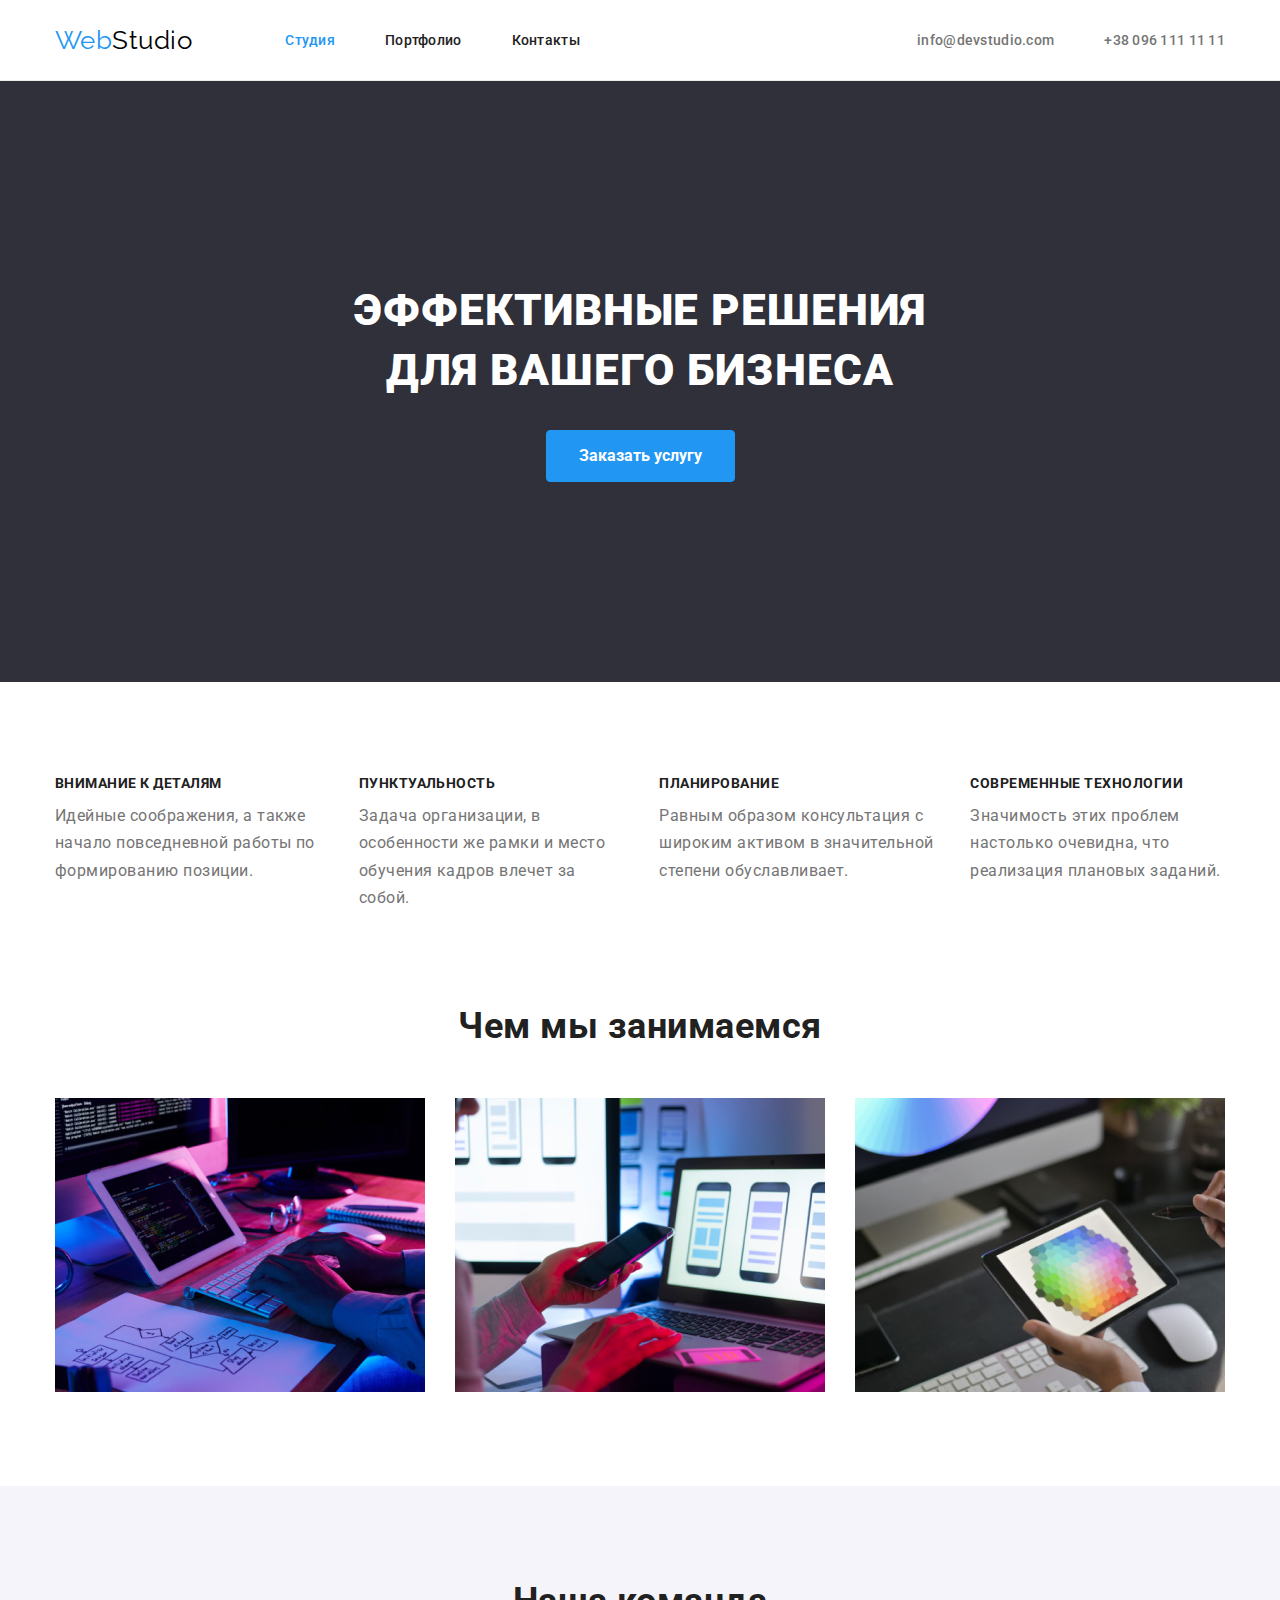
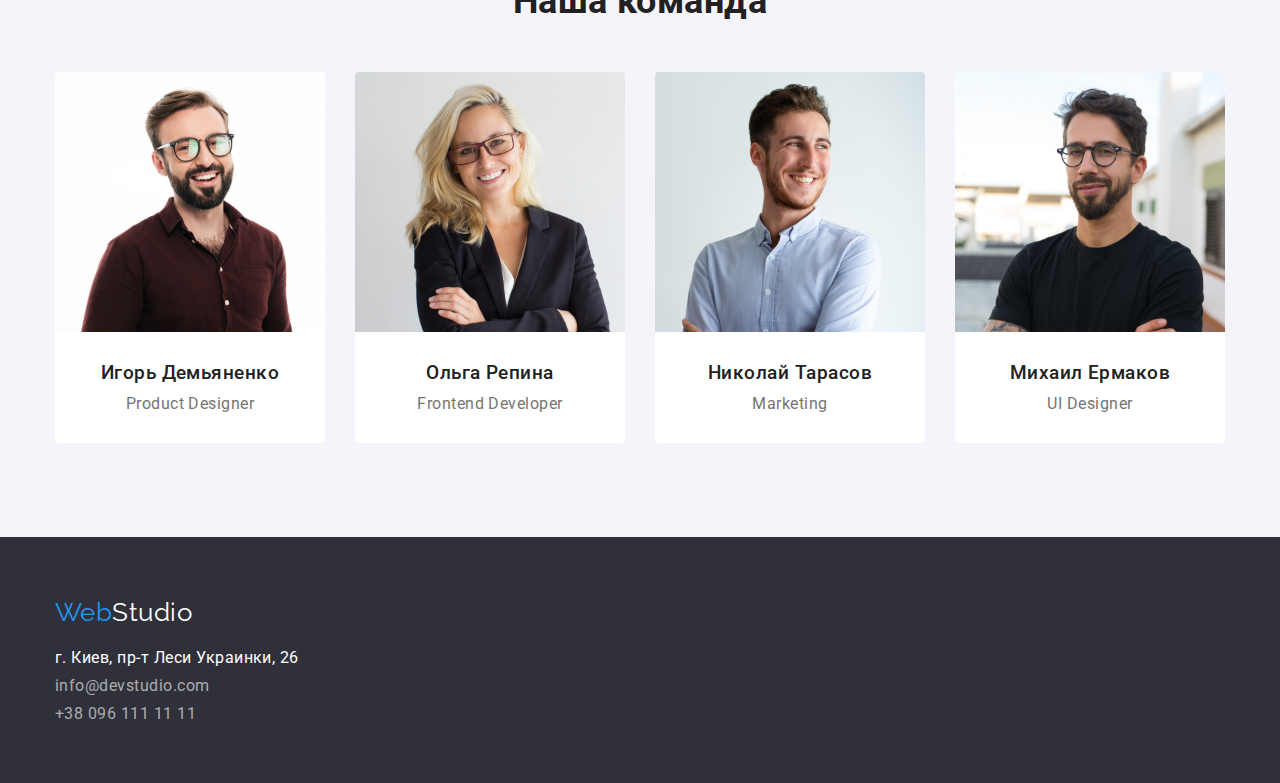
<file: index.html>
<!DOCTYPE html>
<html lang="ru">
  <head>
    <meta charset="UTF-8" />
    <meta name="viewport" content="width=device-width, initial-scale=1.0" />
    <title>WebStudio</title>
    <link rel="preconnect" href="https://fonts.gstatic.com" />
    <link
      href="https://fonts.googleapis.com/css2?family=Raleway:wght@700&family=Roboto:wght@400;500;700;900&display=swap"
      rel="stylesheet"
    />
    <link rel="stylesheet" href="./styles/styles.css" />
  </head>
  <body class="page">
    <!--Шапка сайта-->

    <header class="page-header">
      <div class="container navigation-wrapper">
        <nav class="main-navigation">
          <a class="logo-link" href="./index.html"
            ><span class="logo-blue">Web</span>Studio</a
          >
          <ul class="nav">
            <li><a href="./index.html" class="link current">Студия</a></li>
            <li><a href="./portfolio.html" class="link">Портфолио</a></li>
            <li><a href="" class="link">Контакты</a></li>
          </ul>
        </nav>
        <ul class="nav">
          <li>
            <a class="contact" href="mailto:info@devstudio.com"
              >info@devstudio.com</a
            >
          </li>
          <li>
            <a class="contact" href="tel:+380961111111">+38 096 111 11 11</a>
          </li>
        </ul>
      </div>
    </header>

    <main>
      <!--Герой-->
      <section class="hero">
        <h1 class="hero-title">Эффективные решения<br />для вашего бизнеса</h1>
        <button class="button">Заказать услугу</button>
      </section>

      <!--Преимущества-->
      <section class="section padding-zero">
        <div class="container">
          <h2 class="section-title visually-hidden">Наши преимущества</h2>
          <ul class="benefits">
            <li class="benefits-item">
              <h3 class="benefit-title">Внимание к деталям</h3>
              <p class="benefit-description">
                Идейные соображения, а также начало повседневной работы по
                формированию позиции.
              </p>
            </li>
            <li class="benefits-item">
              <h3 class="benefit-title">Пунктуальность</h3>
              <p class="benefit-description">
                Задача организации, в особенности же рамки и место обучения
                кадров влечет за собой.
              </p>
            </li>
            <li class="benefits-item">
              <h3 class="benefit-title">Планирование</h3>
              <p class="benefit-description">
                Равным образом консультация с широким активом в значительной
                степени обуславливает.
              </p>
            </li>
            <li class="benefits-item">
              <h3 class="benefit-title">Современные технологии</h3>
              <p class="benefit-description">
                Значимость этих проблем настолько очевидна, что реализация
                плановых заданий.
              </p>
            </li>
          </ul>
        </div>
      </section>

      <!--Чем занимаемся-->
      <section class="section">
        <div class="container">
          <h2 class="section-title">Чем мы занимаемся</h2>
          <ul class="work-types">
            <li class="work-type">
              <img src="./images/pc.jpg" alt="компьютер" width="370" />
            </li>
            <li class="work-type">
              <img src="./images/phone.jpg" alt="телефон" width="370" />
            </li>
            <li class="work-type">
              <img src="./images/tablet.jpg" alt="планшет" width="370" />
            </li>
          </ul>
        </div>
      </section>

      <!--Команда-->
      <section class="section team-section">
        <div class="container">
          <h2 class="section-title">Наша команда</h2>
          <ul class="persons">
            <li class="person-card">
              <img
                src="./images/ihor_demyanenko.jpg"
                alt="Фото Игоря Демьяненко"
                width="270"
              />
              <h3 class="person-name">Игорь Демьяненко</h3>
              <p class="person-position">Product Designer</p>
            </li>
            <li class="person-card">
              <img
                src="./images/olha_repina.jpg"
                alt="Фото Ольги Репиной"
                width="270"
              />
              <h3 class="person-name">Ольга Репина</h3>
              <p class="person-position">Frontend Developer</p>
            </li>
            <li class="person-card">
              <img
                src="./images/nic_tarasov.jpg"
                alt="Фото Николая Тарасова"
                width="270"
              />
              <h3 class="person-name">Николай Тарасов</h3>
              <p class="person-position">Marketing</p>
            </li>
            <li class="person-card">
              <img
                src="./images/michail_yarmakov.jpg"
                alt="Фото Михаила Ярмакова"
                width="270"
              />
              <h3 class="person-name">Михаил Ермаков</h3>
              <p class="person-position">UI Designer</p>
            </li>
          </ul>
        </div>
      </section>
    </main>

    <!--Футер-->
    <footer class="footer">
      <div class="container">
        <a class="logo-link white" href="./index.html"
          ><span class="logo-blue">Web</span>Studio</a
        >
        <address class="footer-contacts">
          <ul class="footer-contacts-list">
            <li class="contacts-address">г. Киев, пр-т Леси Украинки, 26</li>
            <li>
              <a class="contacts-link" href="mailto:info@devstudio.com"
                >info@devstudio.com</a
              >
            </li>
            <li>
              <a class="contacts-link" href="tel:+380961111111"
                >+38 096 111 11 11</a
              >
            </li>
          </ul>
        </address>
      </div>
    </footer>
  </body>
</html>
</file>
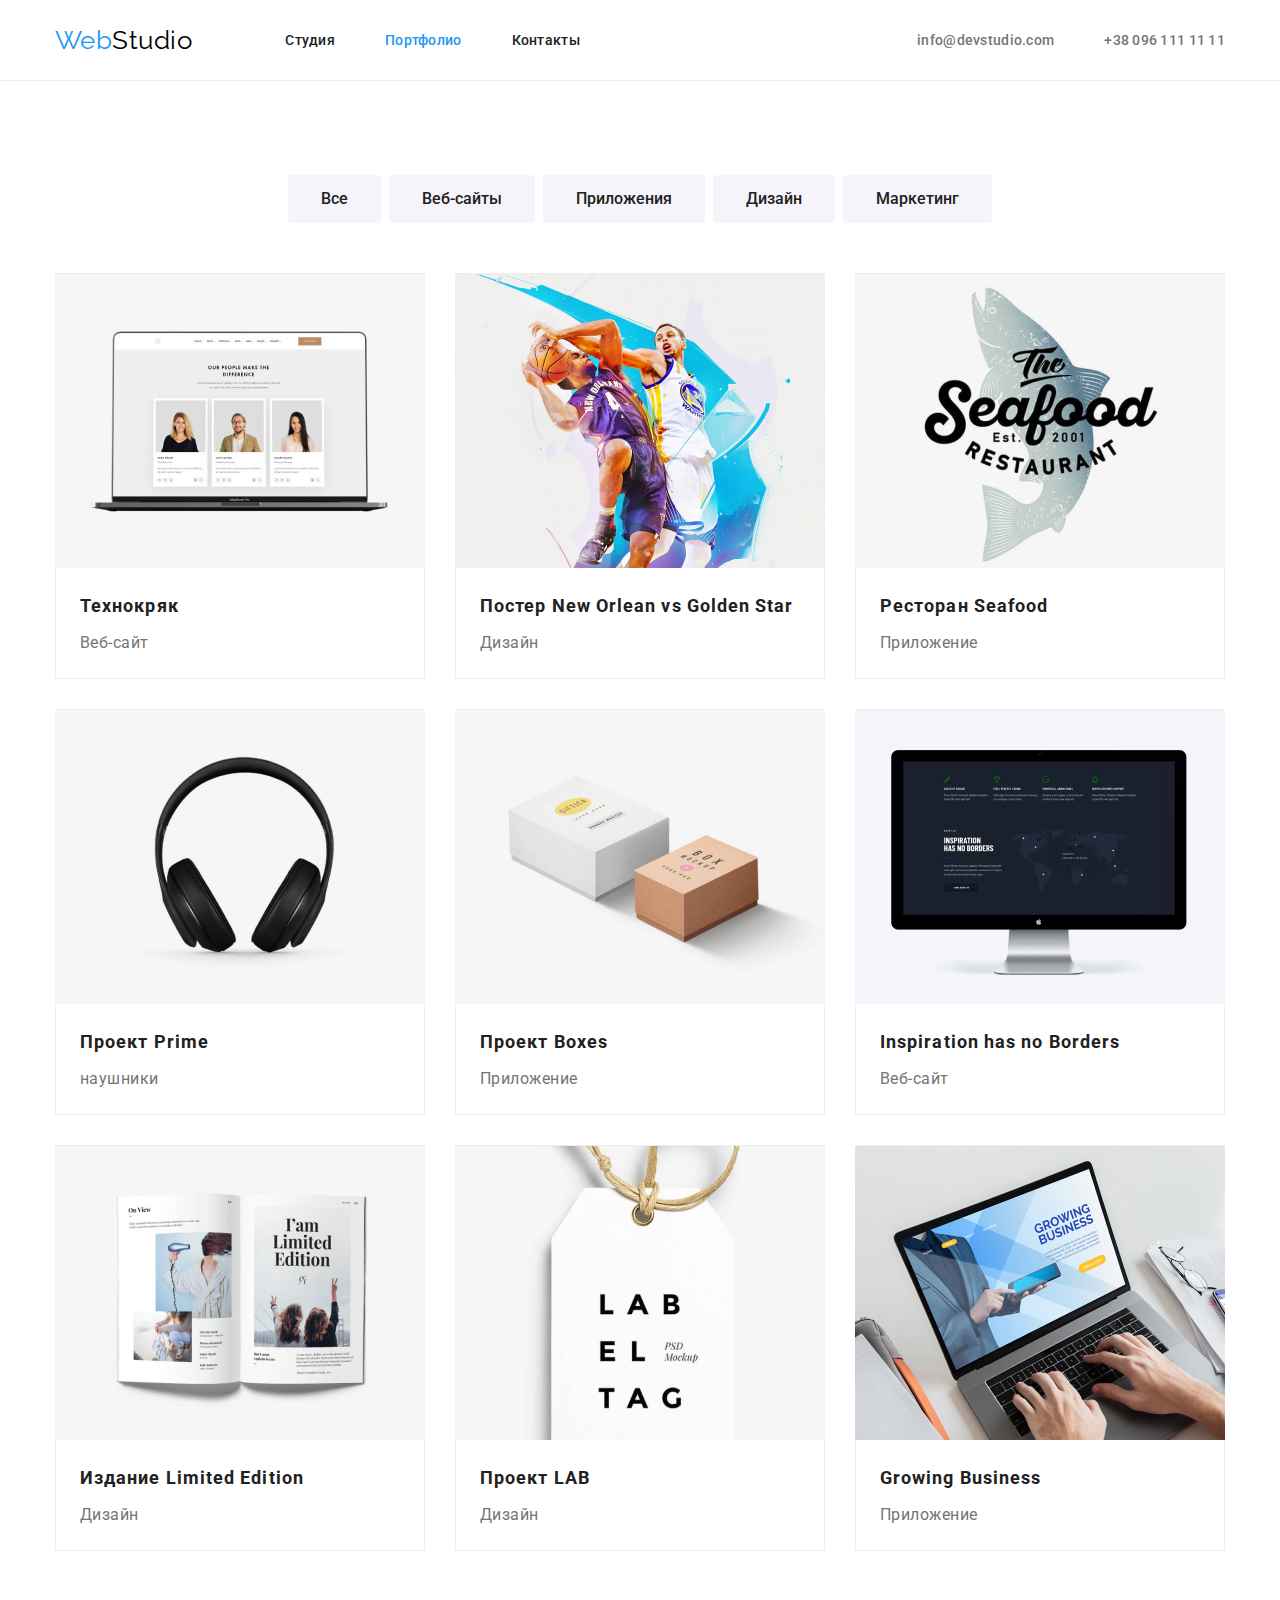
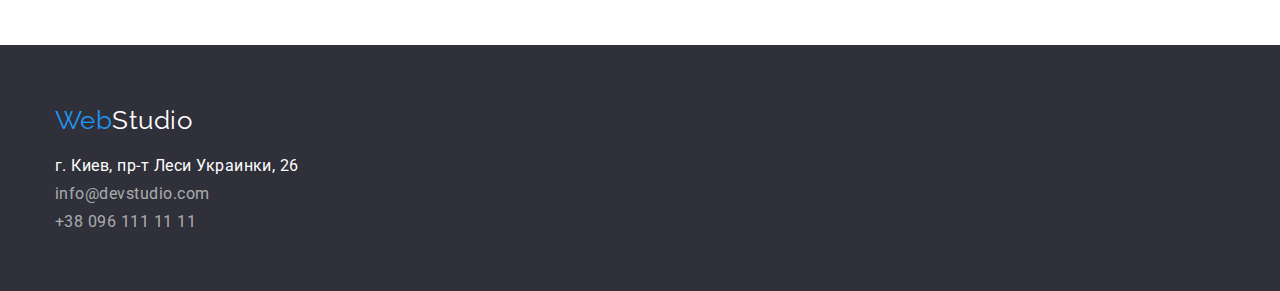
<file: portfolio.html>
<!DOCTYPE html>
<html lang="ru">
  <head>
    <meta charset="UTF-8" />
    <meta name="viewport" content="width=device-width, initial-scale=1.0" />
    <title>WebStudio</title>
    <link rel="preconnect" href="https://fonts.gstatic.com" />
    <link
      href="https://fonts.googleapis.com/css2?family=Raleway:wght@700&family=Roboto:wght@400;500;700;900&display=swap"
      rel="stylesheet"
    />
    <link rel="stylesheet" href="./styles/styles.css" />
  </head>
  <body>
    <!--Шапка сайта-->

    <header class="page-header">
      <div class="container navigation-wrapper">
        <nav class="main-navigation">
          <a class="logo-link" href="./index.html"
            ><span class="logo-blue">Web</span>Studio
          </a>
          <ul class="nav">
            <li><a href="./index.html" class="link">Студия</a></li>
            <li>
              <a href="./portfolio.html" class="link current">Портфолио</a>
            </li>
            <li><a href="" class="link">Контакты</a></li>
          </ul>
        </nav>
        <ul class="nav">
          <li>
            <a class="contact" href="mailto:info@devstudio.com"
              >info@devstudio.com</a
            >
          </li>
          <li>
            <a class="contact" href="tel:+380961111111">+38 096 111 11 11</a>
          </li>
        </ul>
      </div>
    </header>

    <main>
      <section class="project-portfolio">
        <div class="container">
          <h1 class="project-title visually-hidden">Наши работы</h1>
          <ul class="filters">
            <li class="filters-type">
              <button class="filter-button" type="button">Все</button>
            </li>
            <li class="filters-type">
              <button class="filter-button" type="button">Веб-сайты</button>
            </li>
            <li class="filters-type">
              <button class="filter-button" type="button">Приложения</button>
            </li>
            <li class="filters-type">
              <button class="filter-button" type="button">Дизайн</button>
            </li>
            <li class="filters-type">
              <button class="filter-button" type="button">Маркетинг</button>
            </li>
          </ul>
          <ul class="project-list">
            <li class="project-item">
              <a class="project-card" href="">
                <img src="./images/laptop.jpg" alt="Ноутбук" width="370" />
                <div class="project-text">
                  <h2 class="project-name">Технокряк</h2>
                  <p class="project-type">Веб-сайт</p>
                </div>
              </a>
            </li>
            <li class="project-item">
              <a class="project-card" href="">
                <img
                  src="./images/poster_baseball_player.jpg"
                  alt="Постер с бейсболистами"
                  width="370"
                />
                <div class="project-text">
                  <h2 class="project-name">Постер New Orlean vs Golden Star</h2>
                  <p class="project-type">Дизайн</p>
                </div>
              </a>
            </li>
            <li class="project-item">
              <a class="project-card" href="">
                <img
                  src="./images/logo_restaurant.jpg"
                  alt="Логотип ресторана"
                  width="370"
                />
                <div class="project-text">
                  <h2 class="project-name">Ресторан Seafood</h2>
                  <p class="project-type">Приложение</p>
                </div>
              </a>
            </li>
            <li class="project-item">
              <a class="project-card" href="">
                <img src="./images/headphones.jpg" alt="Наушники" width="370" />
                <div class="project-text">
                  <h2 class="project-name">Проект Prime</h2>
                  <p class="project-type">наушники</p>
                </div>
              </a>
            </li>
            <li class="project-item">
              <a class="project-card" href="">
                <img src="./images/boxes.jpg" alt="Коробки" width="370" />
                <div class="project-text">
                  <h2 class="project-name">Проект Boxes</h2>
                  <p class="project-type">Приложение</p>
                </div>
              </a>
            </li>
            <li class="project-item">
              <a class="project-card" href="">
                <img
                  src="./images/website.jpg"
                  alt="Страница сайта"
                  width="370"
                />
                <div class="project-text">
                  <h2 class="project-name">Inspiration has no Borders</h2>
                  <p class="project-type">Веб-сайт</p>
                </div>
              </a>
            </li>
            <li class="project-item">
              <a class="project-card" href="">
                <img
                  src="./images/magazines.jpg"
                  alt="Разворот журнала"
                  width="370"
                />
                <div class="project-text">
                  <h2 class="project-name">Издание Limited Edition</h2>
                  <p class="project-type">Дизайн</p>
                </div>
              </a>
            </li>
            <li class="project-item">
              <a class="project-card" href="">
                <img src="./images/label_tag.jpg" alt="Ярлык" width="370" />
                <div class="project-text">
                  <h2 class="project-name">Проект LAB</h2>
                  <p class="project-type">Дизайн</p>
                </div>
              </a>
            </li>
            <li class="project-item">
              <a class="project-card" href="">
                <img
                  src="./images/typing_on_laptop.jpg"
                  alt="Работа за компьютером"
                  width="370"
                />
                <div class="project-text">
                  <h2 class="project-name">Growing Business</h2>
                  <p class="project-type">Приложение</p>
                </div>
              </a>
            </li>
          </ul>
        </div>
      </section>
    </main>

    <!--Футер-->
    <footer class="footer">
      <div class="container">
        <a class="logo-link white" href="./index.html"
          ><span class="logo-blue">Web</span>Studio</a
        >
        <address class="footer-contacts">
          <ul class="footer-contacts-list">
            <li class="contacts-address">г. Киев, пр-т Леси Украинки, 26</li>
            <li>
              <a class="contacts-link" href="mailto:info@devstudio.com"
                >info@devstudio.com</a
              >
            </li>
            <li>
              <a class="contacts-link" href="tel:+380961111111"
                >+38 096 111 11 11</a
              >
            </li>
          </ul>
        </address>
      </div>
    </footer>
  </body>
</html>
</file>
<file: styles/styles.css>
:root {
  --primary-text-color: #757575;
  --title-text-color: #212121;
  --accent: #2196f3;
  --white-text-background-color: #ffffff;
  --logo-text-dark-color: #000000;
  --background-grey-color: #f5f4fa;
  --background-footer-color: #2f303a;
  --mail-tell-foter-color: rgba(255, 255, 255, 0.6);
  --border-color: #eeeeee;
  --nav-border-color: #ececec;
}

body {
  background-color: var(--white-text-background-color);
  color: var(--primary-text-color);
  font-family: Roboto, sans-serif;
  letter-spacing: 0.03em;
  margin: 0px;
}

ul {
  list-style: none;
}

.container {
  box-sizing: border-box;
  margin-left: auto;
  margin-right: auto;
  width: 1200px;
  padding-left: 15px;
  padding-right: 15px;
}

/* site nav */

.page-header {
  box-sizing: border-box;
  border-bottom: 1px solid var(--nav-border-color);
}

.navigation-wrapper {
  display: flex;
  align-items: center;
}

.main-navigation {
  display: flex;
  align-items: center;
}

.logo-link {
  display: block;
  margin-right: 93px;

  color: var(--logo-text-dark-color);
  font-family: Raleway, sans-serif;
  font-size: 26px;
  line-height: 1.19;
  text-decoration: none;
}

.logo-link.white {
  margin-bottom: 20px;
  color: var(--white-text-background-color);
}

.logo-blue {
  color: var(--accent);
}

.nav {
  margin: 0px;
  padding: 0px;
  display: flex;
  margin-left: auto;
}

.nav li:not(:last-child) {
  margin-right: 50px;
}

.nav .link {
  color: var(--title-text-color);
  font-weight: 500;
  font-size: 14px;
  line-height: 16px;
  letter-spacing: 0.02em;
  text-decoration: none;
}

.nav .link.current {
  color: var(--accent);
}

.nav .contact {
  color: var(--primary-text-color);
  font-weight: 500;
  font-size: 14px;
  line-height: 16px;
  letter-spacing: 0.02em;
  text-decoration: none;
}

.nav a {
  display: block;
  padding-top: 32px;
  padding-bottom: 32px;
}

.nav a:hover,
.nav a:focus {
  color: var(--accent);
}

/* hero title*/
.hero {
  padding-top: 200px;
  padding-bottom: 200px;
  background-color: var(--background-footer-color);
  color: var(--white-text-background-color);
  letter-spacing: 0.06em;
  text-align: center;
}

.hero-title {
  margin-top: 0;
  margin-bottom: 30;
  font-weight: 900;
  font-size: 44px;
  line-height: 1.36;
  text-transform: uppercase;
}

.button {
  border: 1px solid var(--accent);
  border-radius: 4px;
  padding: 10px 32px;
  min-width: 200;
  cursor: pointer;

  background-color: var(--accent);
  color: var(--white-text-background-color);
  font-family: inherit;
  font-weight: 700;
  font-size: 16px;
  line-height: 1.87;
  text-align: center;
}

/* section title */

.section {
  padding-top: 94px;
  padding-bottom: 94px;
}

.padding-zero {
  padding-bottom: 0px;
}

.section .section-title {
  margin-top: 0px;
  margin-bottom: 50px;

  color: var(--title-text-color);
  font-weight: 700;
  font-size: 36px;
  line-height: 1.17;
  text-align: center;
}

.benefits {
  margin-top: 0px;
  margin-bottom: 0px;
  padding: 0px;
  display: flex;
}

.benefits-item + .benefits-item {
  margin-left: 30px;
}

.benefit-title {
  margin-top: 0px;
  margin-bottom: 10px;
  color: var(--title-text-color);
  font-weight: 700;
  font-size: 14px;
  line-height: 1.14;
  text-transform: uppercase;
}

.benefit-description {
  margin-top: 0;
  margin-bottom: 0px;
  line-height: 1.71;
}

/* section work type*/

.work-types {
  display: flex;
  margin-top: 0;
  margin-bottom: 0;
  padding-left: 0;
  padding-right: 0;
}

.work-type {
  margin-top: 0px;
}

/* .work-type + .work-type {
  margin-left: 30px;
} */

.work-type:not(:last-child) {
  margin-right: 30px;
}

.work-type > img {
  display: block;
}

/* section team */
.team-section {
  background-color: var(--background-grey-color);
}

.persons {
  display: flex;
  margin: 0px;
  padding-left: 0px;
  padding-right: 0px;
}

.person-card {
  margin-top: 0;
  margin-bottom: 0;
  padding-left: 0;
  padding-right: 0;
  padding-bottom: 30px;
  background-color: var(--white-text-background-color);
  font-size: 16px;
  line-height: 1.19;
  text-align: center;
  border-radius: 4px;
}

.person-card:not(:last-child) {
  margin-right: 30px;
}

.person-card > img {
  display: block;
  border-top-left-radius: 4px;
  border-top-right-radius: 4px;
}

.person-name {
  margin-top: 30px;
  margin-bottom: 10px;
  color: var(--title-text-color);
  font-weight: 500;
}

.person-position {
  margin-top: 0px;
  margin-bottom: 0px;
}

/* footer */
.footer {
  padding: 60px 0;
  background-color: var(--background-footer-color);
}

.footer-contacts {
  font-style: normal;
}

.footer-contacts-list {
  margin-top: 0px;
  margin-bottom: 0px;
  padding-left: 0px;
}

.contacts-address {
  color: var(--white-text-background-color);
}

.contacts-link {
  display: block;
  color: var(--mail-tell-foter-color);
  text-decoration: none;
}

.footer-contacts-list > li:not(:last-child) {
  margin-bottom: 9px;
}

/* page portfolio */

.project-title {
  margin-top: 0;
  margin-bottom: 0;
}

.project-portfolio {
  padding-top: 94px;
  padding-bottom: 94px;
}

.filters {
  display: flex;
  justify-content: center;
  margin-top: 0px;
  margin-bottom: 50px;
  padding-left: 0px;
  padding-right: 0px;
}

.filters-type + .filters-type {
  margin-left: 8px;
}

.filter-button {
  border: 1px solid transparent;
  border-radius: 4px;
  padding: 10px 32px;
  min-width: 73px;
  cursor: pointer;

  background-color: var(--background-grey-color);
  color: var(--title-text-color);
  font-family: inherit;
  font-weight: 500;
  font-size: 16px;
  line-height: 1.62;
  text-align: center;
}

.filters .filter-button:hover,
.filters .filter-button:focus {
  border: 1px solid var(--accent);
  background-color: var(--accent);
  color: var(--white-text-background-color);
}

.project-list {
  display: flex;
  flex-wrap: wrap;
  margin-top: 0px;
  margin-bottom: 0px;
  padding-left: 0px;
  padding-right: 0px;
}

.project-item {
  box-sizing: border-box;
  width: 370px;
  margin-right: 30px;
  margin-bottom: 30px;
}

.project-item:nth-child(3n) {
  margin-right: 0;
}

.project-item:nth-last-child(-n + 3) {
  margin-bottom: 0;
}

.project-card {
  display: flex;
  flex-direction: column;
  align-items: center;
  text-decoration: none;
  border: 1px solid var(--border-color);
}

.project-card > img {
  display: block;
}

.project-text {
  padding: 20px 24px;
  width: 100%;
  box-sizing: border-box;
}

.project-name {
  margin-top: 0px;
  margin-bottom: 4px;
  color: var(--title-text-color);
  font-weight: 700;
  font-size: 18px;
  line-height: 2;
  letter-spacing: 0.06em;
}

.project-type {
  margin-top: 0px;
  margin-bottom: 0px;
  color: var(--primary-text-color);
  font-size: 16px;
  line-height: 1.87;
}

/* helper classes */

.visually-hidden {
  position: absolute;
  clip: rect(0 0 0 0);
  width: 1px;
  height: 1px;
  margin: -1px;
}

.display-flex {
  display: flex;
}
</file>
